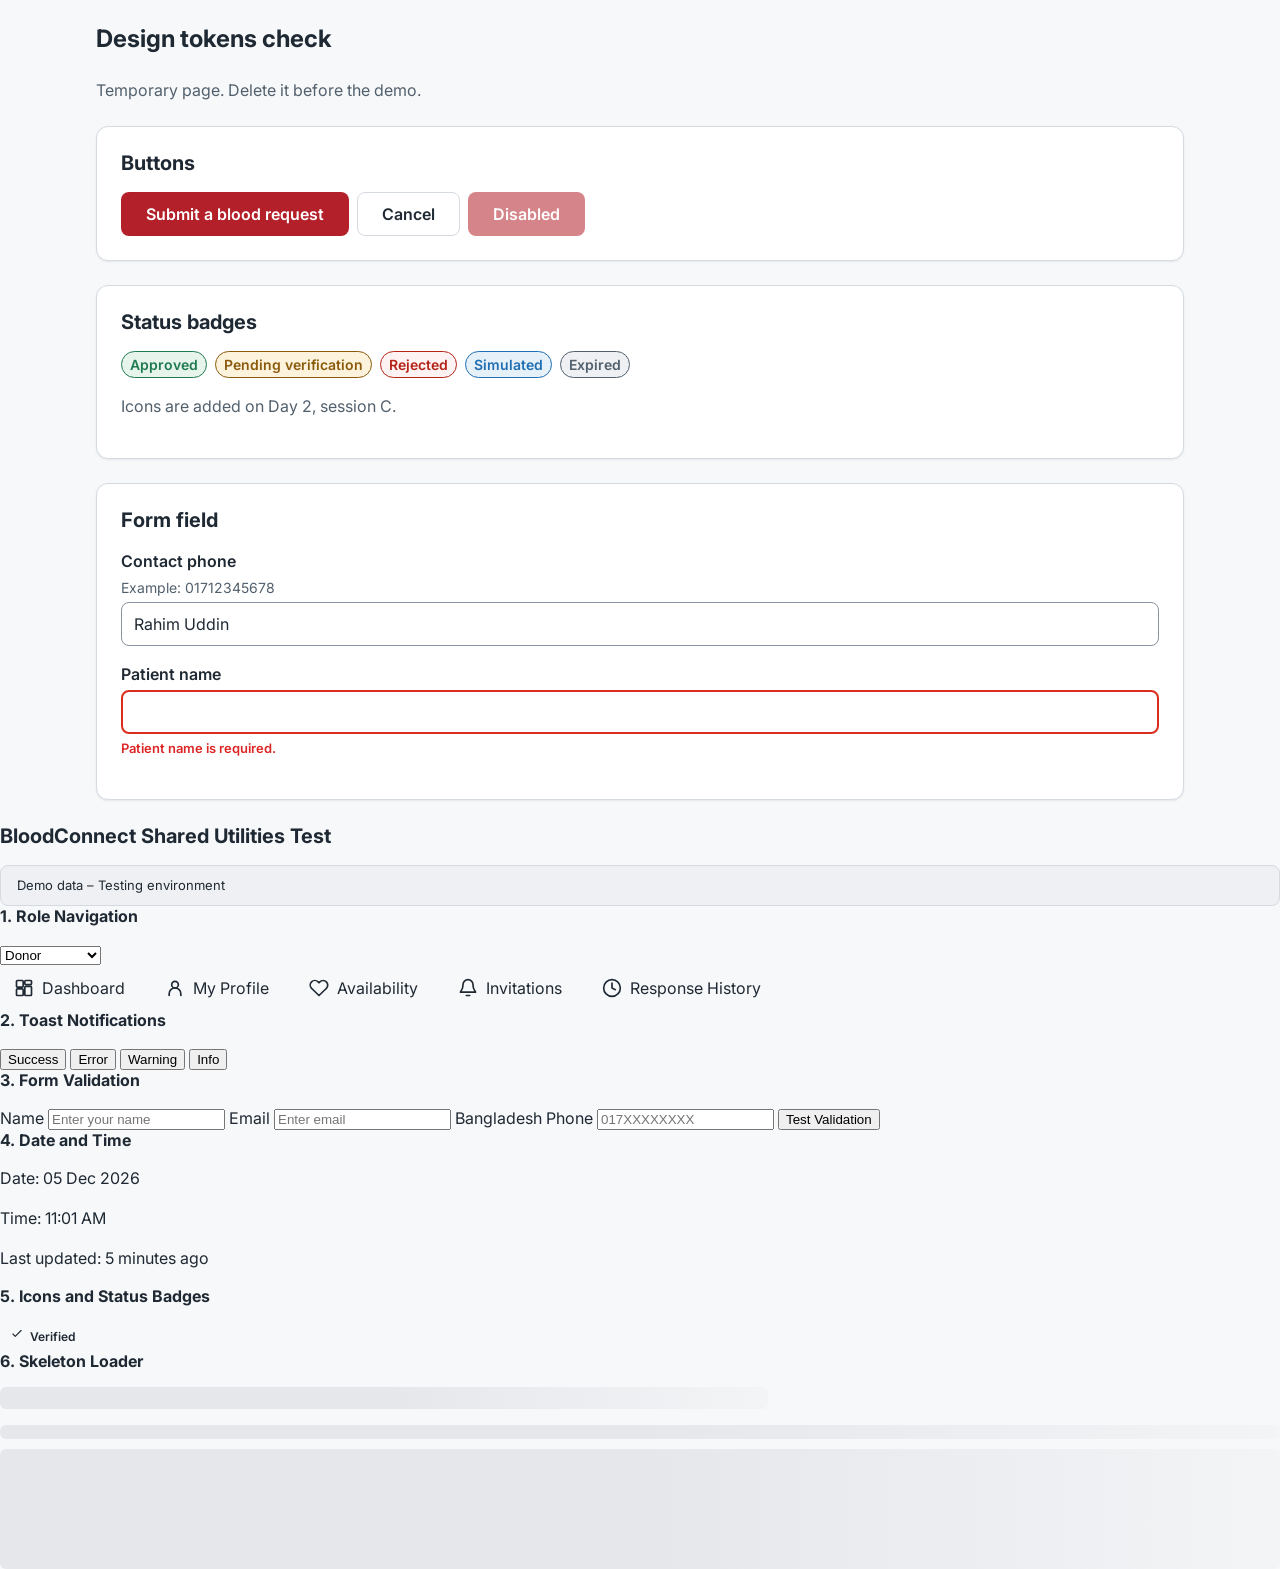
<file: dev-check.html>
<!DOCTYPE html>
<html lang="en">
<head>
  <meta charset="UTF-8">
  <meta name="viewport" content="width=device-width, initial-scale=1">
  <title>Dev check | BloodConnect Alert</title>
  <link rel="stylesheet" href="css/tokens.css">
  <link rel="stylesheet" href="css/base.css">
  <link rel="stylesheet" href="css/components.css">
</head>
<body>
  <a class="skip-link" href="#main">Skip to main content</a>
  <main id="main" class="container stack">
    <h1>Design tokens check</h1>
    <p class="muted">Temporary page. Delete it before the demo.</p>

    <section class="card">
      <h2>Buttons</h2>
      <div class="row">
        <button class="btn btn-primary" type="button">Submit a blood request</button>
        <button class="btn btn-secondary" type="button">Cancel</button>
        <button class="btn btn-primary" type="button" disabled>Disabled</button>
      </div>
    </section>

    <section class="card">
      <h2>Status badges</h2>
      <div class="row">
        <span class="badge badge-green">Approved</span>
        <span class="badge badge-amber">Pending verification</span>
        <span class="badge badge-red">Rejected</span>
        <span class="badge badge-blue">Simulated</span>
        <span class="badge badge-grey">Expired</span>
      </div>
      <p class="muted" style="margin-top:16px">Icons are added on Day 2, session C.</p>
    </section>

    <section class="card">
      <h2>Form field</h2>
      <div class="field">
        <label for="phone">Contact phone</label>
        <div class="hint">Example: 01712345678</div>
        <input id="phone" type="tel" value="Rahim Uddin">
      </div>
      <div class="field has-error">
        <label for="name">Patient name</label>
        <input id="name" value="">
        <div class="field-error">Patient name is required.</div>
      </div>
    </section>
  </main>


<!-- Day 2C Shared Utilities Test -->

<section class="dev-test">
    <h2>BloodConnect Shared Utilities Test</h2>

    <div class="bc-demo-banner">
        Demo data – Testing environment
    </div>

    <h3>1. Role Navigation</h3>
    <select id="test-role">
        <option value="donor">Donor</option>
        <option value="requester">Requester</option>
        <option value="verifier">Verifier</option>
        <option value="hospital">Hospital</option>
        <option value="blood_bank">Blood Bank</option>
        <option value="admin">Administrator</option>
    </select>

    <div id="test-navigation" class="bc-nav-links"></div>

    <h3>2. Toast Notifications</h3>
    <button onclick="BC.toast('Success message!', 'success')">Success</button>
    <button onclick="BC.toast('Error message!', 'error')">Error</button>
    <button onclick="BC.toast('Warning message!', 'warning')">Warning</button>
    <button onclick="BC.toast('Information message!', 'info')">Info</button>

    <h3>3. Form Validation</h3>
    <form id="test-form" novalidate>
        <label>Name</label>
        <input type="text" required placeholder="Enter your name">

        <label>Email</label>
        <input type="email" required placeholder="Enter email">

        <label>Bangladesh Phone</label>
        <input type="tel" required placeholder="017XXXXXXXX">

        <button type="submit">Test Validation</button>
    </form>

    <h3>4. Date and Time</h3>
    <p id="test-date"></p>
    <p id="test-time"></p>
    <p id="test-relative"></p>

    <h3>5. Icons and Status Badges</h3>
    <span class="bc-status-badge">
        <span id="test-icon"></span>
        Verified
    </span>

    <h3>6. Skeleton Loader</h3>
    <div class="bc-skeleton bc-skeleton-title"></div>
    <div class="bc-skeleton bc-skeleton-text"></div>
    <div class="bc-skeleton bc-skeleton-card"></div>
</section>

<!-- Load shared JavaScript in dependency order -->
<script src="js/i18n.js"></script>
<script src="js/icons.js"></script>
<script src="js/nav.js"></script>
<script src="js/ui.js"></script>
<script src="js/validate.js"></script>
<script src="js/format.js"></script>

<script>
    // Navigation test
    const roleSelect = document.getElementById("test-role");

    function updateTestNavigation() {
        BC.buildNavigation(
            roleSelect.value,
            "test-navigation"
        );
    }

    roleSelect.addEventListener("change", updateTestNavigation);
    updateTestNavigation();

    // Form validation test
    BC.initValidation("#test-form");

    // Date and time test
    const now = new Date();

    document.getElementById("test-date").textContent =
        "Date: " + BC.formatDate(now);

    document.getElementById("test-time").textContent =
        "Time: " + BC.formatTime(now);

    document.getElementById("test-relative").textContent =
        "Last updated: " + BC.timeAgo(
            new Date(Date.now() - 300000)
        );

    // Icon test
    document.getElementById("test-icon").innerHTML =
        BC.icon("check", 14);
</script>
</body>
</html>


</body>
</html>
</file>
<file: css/tokens.css>
@import url("https://fonts.googleapis.com/css2?family=Inter:wght@400;500;600;700&display=swap");
/* Design tokens. Source: Day 1 handoff, decisions 11 and 12, defaults 14.2. 8px grid. */
:root {
  /* Palette (decision 11) */
  --navy: #1B2A41;
  --crimson: #B3202A;
  --crimson-dark: #8F1A22;      /* hover state of crimson */
  --bg: #F7F8FA;
  --surface: #FFFFFF;
  --text: #1F2933;
  --text-muted: #52606D;
  --border: #D5DAE1;
  --green: #1E7B4F;
  --amber: #B7791F;             /* icons, borders, large text only (contrast 3.6:1) */
  --amber-text: #8A5A0B;        /* amber for small text */
  --blue: #1F6FB2;
  --error: #D92D20;

  /* Tinted backgrounds for badges and banners */
  --green-bg: #E7F4EC;
  --amber-bg: #FDF3DC;
  --blue-bg: #E6F0F9;
  --error-bg: #FEF3F2;
  --grey-bg: #EEF0F3;

  /* 8px spacing grid */
  --s1: 8px;
  --s2: 16px;
  --s3: 24px;
  --s4: 32px;
  --s5: 40px;
  --s6: 48px;

  /* Shape (decision 12) */
  --radius-card: 12px;
  --radius-btn: 8px;
  --shadow: 0 1px 2px rgba(27, 42, 65, 0.08);

  /* One type scale, system font stack */
  --font: "Inter", system-ui, -apple-system, "Segoe UI", Roboto, "Noto Sans", Arial, sans-serif;  --fs-sm: 0.875rem;
  --fs-base: 1rem;
  --fs-lg: 1.25rem;
  --fs-xl: 1.5rem;

  --tap: 44px;                  /* minimum tap target */
  --bar-h: 56px;                /* top bar and bottom bar height */
    /* Aliases used by the Day 2C CSS */
  --text-primary: var(--text);
  --surface-primary: var(--surface);
  --surface-secondary: var(--grey-bg);
  --border-color: var(--border);
  --color-primary: var(--crimson);
  
  /* Polish tokens (Day 2 UI polish) */
  --crimson-50: #FDF2F3;
  --crimson-100: #FBE4E6;
  --crimson-200: #F3C4C9;
  --border-soft: #E5E8EC;
  --header-bg: #FFFFFF;

  --shadow-md: 0 4px 12px rgba(27, 42, 65, 0.10);
  --shadow-lg: 0 10px 24px rgba(27, 42, 65, 0.12);
  --radius-pill: 999px;

  --fs-xs: 0.75rem;
  --fs-2xl: 1.875rem;
  --fs-3xl: 2.25rem;
  --fw-medium: 500;
  --fw-semibold: 600;
  --fw-bold: 700;
}


/* Breakpoints (CSS variables don't work in media queries, so use these numbers directly):
   768px and 1024px. Minimum supported width: 360px. */
</file>
<file: css/base.css>
*, *::before, *::after { box-sizing: border-box; }
html { -webkit-text-size-adjust: 100%; }
body {
  margin: 0; min-width: 360px;
  font-family: var(--font); font-size: var(--fs-base); line-height: 1.5;
  color: var(--text); background: var(--bg);
}
h1, h2, h3 { margin: 0 0 var(--s2); line-height: 1.25; }
h1 { font-size: var(--fs-xl); }
h2 { font-size: var(--fs-lg); }
h3 { font-size: var(--fs-base); }
p { margin: 0 0 var(--s2); max-width: 70ch; }
a { color: var(--blue); }
code { background: var(--grey-bg); padding: 1px 6px; border-radius: 4px; font-size: var(--fs-sm); }
:focus-visible { outline: 3px solid var(--blue); outline-offset: 2px; }

.container { max-width: 1120px; margin: 0 auto; padding: var(--s3) var(--s2); }
.muted { color: var(--text-muted); }
.sr-only {
  position: absolute; width: 1px; height: 1px; overflow: hidden;
  clip: rect(0 0 0 0); white-space: nowrap;
}
.skip-link {
  position: absolute; left: var(--s1); top: -100px; background: var(--surface);
  padding: var(--s1) var(--s2); border-radius: var(--radius-btn); z-index: 100;
}
.skip-link:focus { top: var(--s1); }
.stack > * + * { margin-top: var(--s3); }
.row { display: flex; flex-wrap: wrap; gap: var(--s1); align-items: center; }
</file>
<file: css/components.css>
/* Buttons */
.btn {
  display: inline-flex; align-items: center; justify-content: center; gap: var(--s1);
  min-height: var(--tap); padding: 0 var(--s3); font: inherit; font-weight: 600;
  border: 1px solid transparent; border-radius: var(--radius-btn); cursor: pointer; text-decoration: none;
}
.btn-primary { background: var(--crimson); color: #fff; }
.btn-primary:hover { background: var(--crimson-dark); }
.btn-secondary { background: var(--surface); color: var(--text); border-color: var(--border); }
.btn-secondary:hover { background: var(--bg); }
.btn:disabled { opacity: .55; cursor: not-allowed; }

/* Cards */
.card {
  background: var(--surface); border: 1px solid var(--border);
  border-radius: var(--radius-card); box-shadow: var(--shadow); padding: var(--s3);
}

/* Badges: always icon + text, never colour alone (decision 6) */
.badge {
  display: inline-flex; align-items: center; gap: 4px; padding: 2px var(--s1);
  border: 1px solid currentColor; border-radius: 999px; font-size: var(--fs-sm); font-weight: 600;
}
.badge-green { color: var(--green); background: var(--green-bg); }
.badge-amber { color: var(--amber-text); background: var(--amber-bg); }
.badge-blue  { color: var(--blue); background: var(--blue-bg); }
.badge-red   { color: #B42318; background: var(--error-bg); }
.badge-grey  { color: var(--text-muted); background: var(--grey-bg); }

/* Form fields */
.field { margin-bottom: var(--s2); }
.field label { display: block; margin-bottom: 4px; font-weight: 600; }
.field .hint { margin-bottom: 4px; font-size: var(--fs-sm); color: var(--text-muted); }
.field input, .field select, .field textarea {
  width: 100%; min-height: var(--tap); padding: var(--s1) 12px; font: inherit; color: var(--text);
  background: var(--surface); border: 1px solid #8A94A0; border-radius: var(--radius-btn);
}
.field textarea { min-height: 96px; }
.field.has-error input, .field.has-error select, .field.has-error textarea { border: 2px solid var(--error); }
.field-error { display: flex; gap: 6px; margin-top: 4px; color: var(--error); font-size: var(--fs-sm); font-weight: 600; }
.field-error[hidden] { display: none; }
.field-error svg { width: 16px; height: 16px; flex: none; margin-top: 2px; }

/* =========================================
   BloodConnect Alert - Shared UI Components
   Day 2C
========================================= */

/* ---------- Navigation ---------- */

.bc-top-nav {
    display: flex;
    align-items: center;
    justify-content: space-between;
    gap: 16px;
    width: 100%;
}

.bc-nav-links {
    display: flex;
    align-items: center;
    gap: 12px;
}

.nav-link {
    display: inline-flex;
    align-items: center;
    gap: 8px;
    padding: 10px 14px;
    color: var(--text-primary);
    text-decoration: none;
    border-radius: 8px;
    transition: background 0.2s ease;
}

.nav-link:hover,
.nav-link.active {
    background: var(--surface-secondary);
}

.nav-link svg {
    flex-shrink: 0;
}

.bc-more-menu {
    position: relative;
}

.bc-more-content {
    position: absolute;
    top: 100%;
    right: 0;
    z-index: 100;
    min-width: 180px;
    padding: 8px;
    background: var(--surface-primary);
    border: 1px solid var(--border-color);
    border-radius: 10px;
    box-shadow: 0 8px 24px rgba(0, 0, 0, 0.12);
}

/* ---------- Mobile Bottom Navigation ---------- */

.bc-bottom-nav {
    display: none;
}

@media (max-width: 767px) {
    .bc-top-nav .bc-nav-links {
        display: none;
    }

    .bc-bottom-nav {
        position: fixed;
        bottom: 0;
        left: 0;
        z-index: 100;
        display: flex;
        justify-content: space-around;
        align-items: center;
        width: 100%;
        padding: 10px 4px;
        padding-bottom: max(10px, env(safe-area-inset-bottom));
        background: var(--surface-primary);
        border-top: 1px solid var(--border-color);
    }

    .bc-bottom-nav .nav-link {
        flex-direction: column;
        gap: 4px;
        padding: 6px;
        font-size: 11px;
    }

    body {
        padding-bottom: 80px;
    }
}

/* ---------- Toast Notifications ---------- */

.toast-container {
    position: fixed;
    top: 20px;
    right: 20px;
    z-index: 1000;
    display: flex;
    flex-direction: column;
    gap: 10px;
    width: min(360px, calc(100vw - 32px));
}

.toast {
    display: flex;
    align-items: center;
    gap: 12px;
    padding: 14px;
    background: var(--surface-primary);
    color: var(--text-primary);
    border: 1px solid var(--border-color);
    border-left: 4px solid var(--color-primary);
    border-radius: 10px;
    box-shadow: 0 4px 16px rgba(0, 0, 0, 0.12);
}

.toast-success {
    border-left-color: #16a34a;
}

.toast-error {
    border-left-color: #dc2626;
}

.toast-warning {
    border-left-color: #d97706;
}

.toast-info {
    border-left-color: #2563eb;
}

.toast-icon {
    display: flex;
    flex-shrink: 0;
}

.toast span:nth-child(2) {
    flex: 1;
}

.toast-close {
    display: flex;
    align-items: center;
    justify-content: center;
    border: none;
    background: transparent;
    color: inherit;
    cursor: pointer;
}

/* ---------- Form Validation ---------- */

.is-invalid {
    border-color: #dc2626 !important;
    outline-color: #dc2626;
}

.field-error {
    display: flex;
    align-items: center;
    gap: 6px;
    margin-top: 5px;
    color: #dc2626;
    font-size: 13px;
}

.field-error svg {
    flex-shrink: 0;
}

.form-summary {
    margin-bottom: 16px;
    padding: 12px 16px;
    color: #991b1b;
    background: #fee2e2;
    border: 1px solid #fecaca;
    border-radius: 8px;
}

/* ---------- Demo Banner ---------- */

.bc-demo-banner {
    display: flex;
    align-items: center;
    gap: 10px;
    padding: 10px 16px;
    color: var(--text-primary);
    background: var(--surface-secondary);
    border: 1px solid var(--border-color);
    border-radius: 8px;
    font-size: 13px;
}

/* ---------- Skeleton Loader ---------- */

.bc-skeleton {
    background: linear-gradient(
        90deg,
        #e5e7eb 25%,
        #f3f4f6 50%,
        #e5e7eb 75%
    );
    background-size: 200% 100%;
    animation: bc-skeleton-loading 1.5s infinite;
    border-radius: 6px;
}

.bc-skeleton-text {
    height: 14px;
    width: 100%;
    margin-bottom: 10px;
}

.bc-skeleton-title {
    height: 22px;
    width: 60%;
    margin-bottom: 16px;
}

.bc-skeleton-card {
    height: 120px;
    width: 100%;
}

@keyframes bc-skeleton-loading {
    0% {
        background-position: 200% 0;
    }
    100% {
        background-position: -200% 0;
    }
}

/* ---------- Status Badges ---------- */

.bc-status-badge {
    display: inline-flex;
    align-items: center;
    gap: 6px;
    padding: 5px 10px;
    border-radius: 20px;
    font-size: 12px;
    font-weight: 600;
}

.bc-status-badge svg {
    width: 14px;
    height: 14px;
}

@media (prefers-reduced-motion: reduce) {
    .bc-skeleton {
        animation: none;
    }

    .nav-link {
        transition: none;
    }
}
</file>
